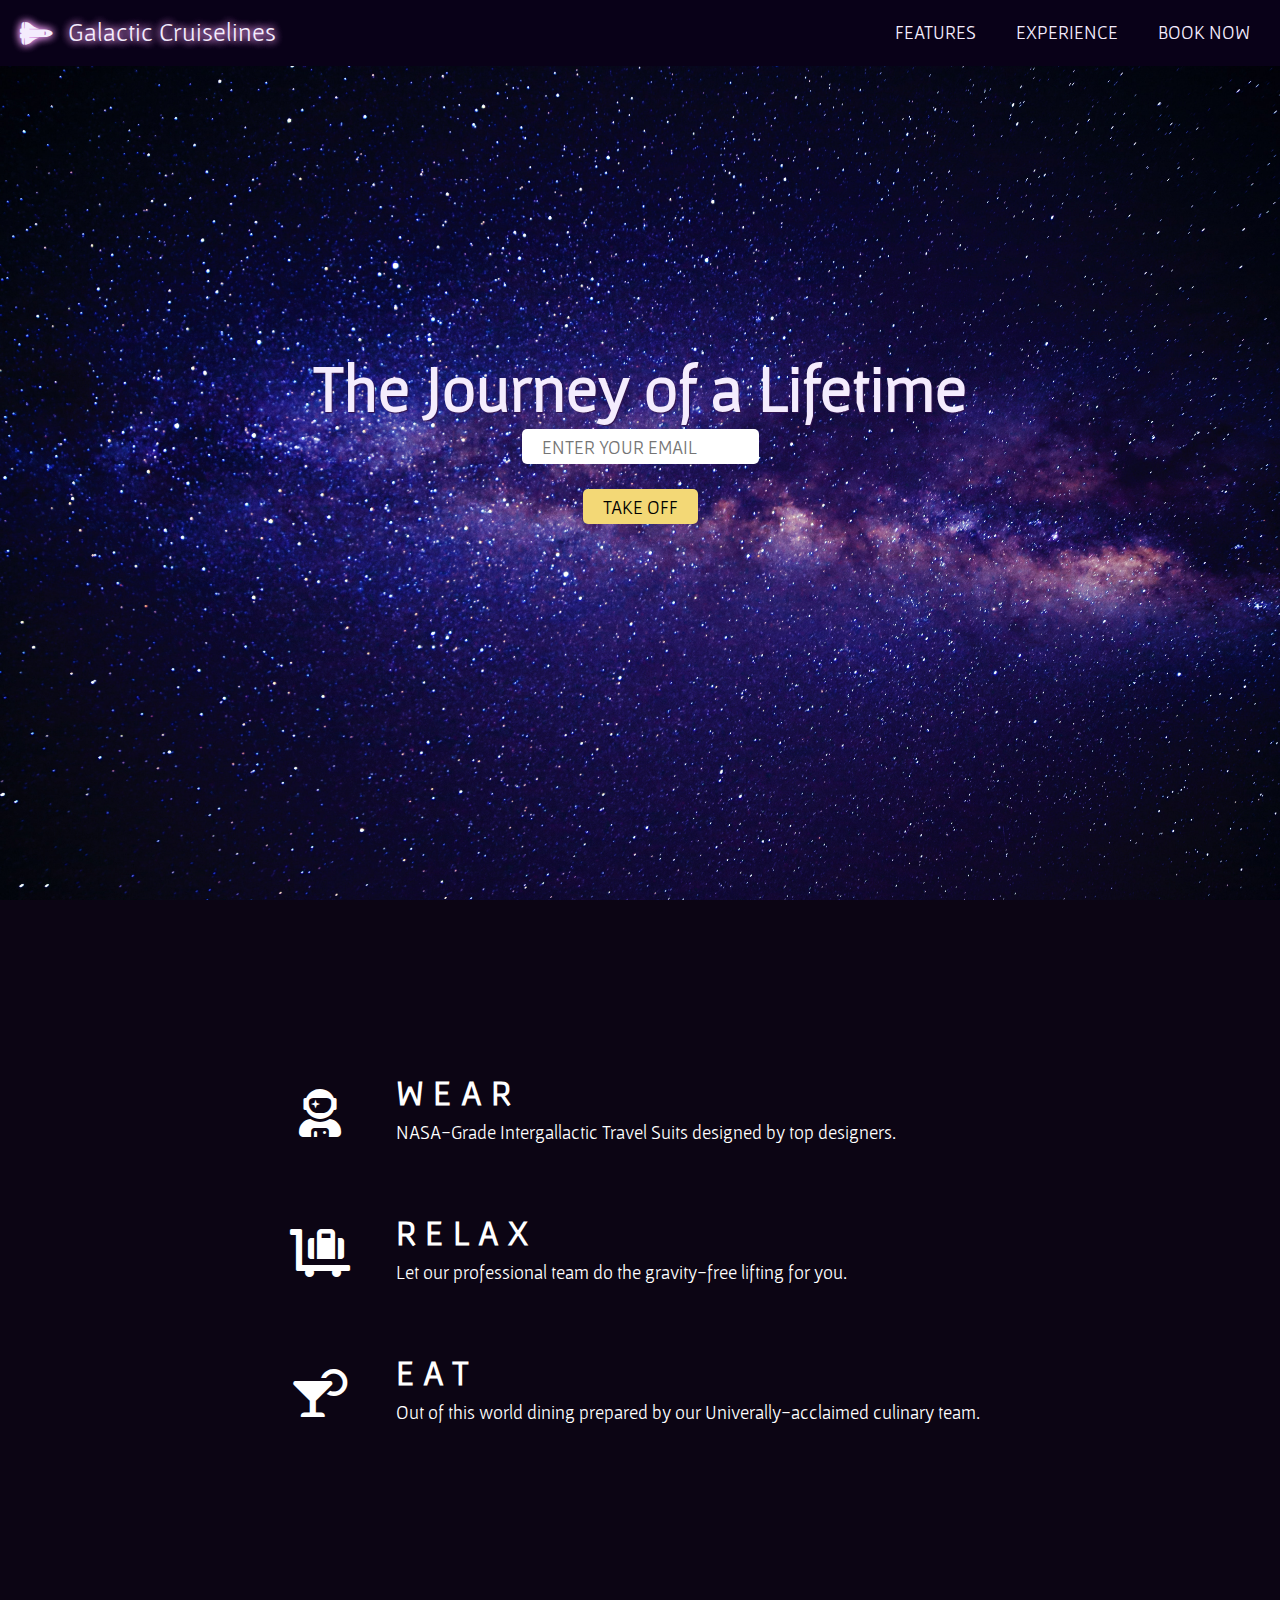
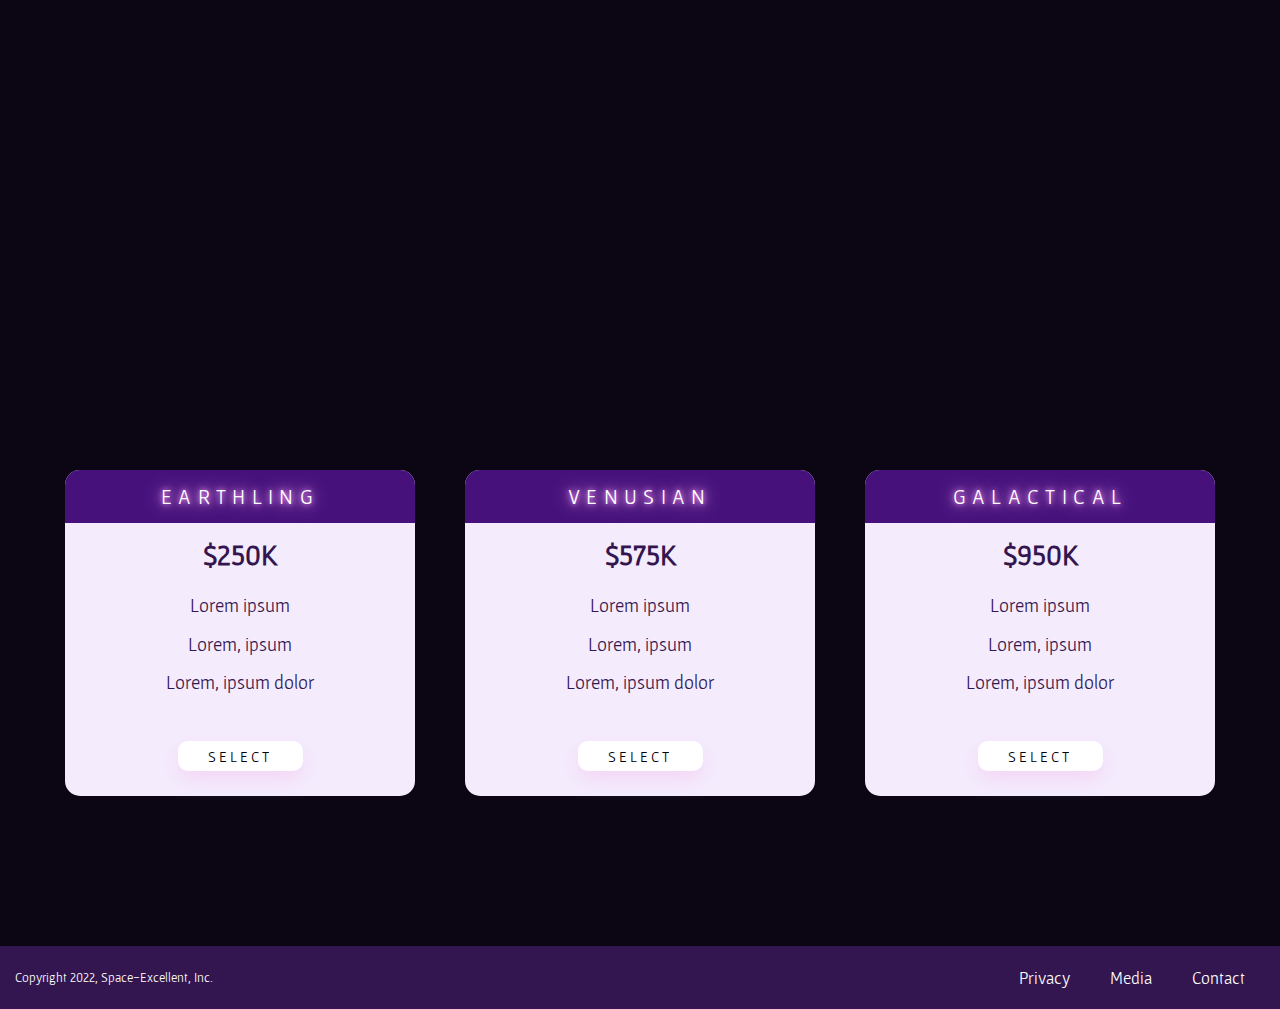
<file: index.html>
<!DOCTYPE html>
<html lang="en">
<head>
    <meta charset="UTF-8">
    <meta name="viewport" content="width=device-width, initial-scale=1.0">
    <meta http-equiv="X-UA-Compatible" content="ie=edge">
    <title>Galactic Cruiselines: Landing Page</title>

    <link rel="stylesheet" href="styles.css">
    <link rel="stylesheet" href="css/all.css"> 
    <link href="https://fonts.googleapis.com/css?family=Gafata&display=swap" rel="stylesheet">
</head>
<body>
    <div id="page-wrapper">
    
        <header>
            <div class="container">
                <nav>
                    <div class="logo">
                        <div><i id="logo" class="fas fa-space-shuttle"></i></div>
                        <div id="bus-name">Galactic Cruiselines</div>
                    </div> 
                    <button class="hamburger" id="hamburger">
                        <i class="fas fa-bars"></i>
                    </button>
                    <ul class="nav-ul" id="nav-ul">
                        <li><a class="nav-link" href="#features">Features</a></li>
                        <li><a class="nav-link" href="#experience">Experience</a></li>
                        <li><a class="nav-link" href="#pricing">Book Now</a></li>
                    </ul>
                </nav>
            </div>
        </header>

        <!-- <header id="header">
            <div class="logo">
                <div><i  id="header-img" class="fas fa-space-shuttle"></i></div>
                <div id="bus-name">Galactic Cruiselines</div>
            </div> 
            <nav id="nav-bar">
                <ul>
                    <li><a class="nav-link" href="#features">Features</a></li>
                    <li><a class="nav-link" href="#experience">Experience</a></li>
                    <li><a class="nav-link" href="#pricing">Book Now</a></li>
                </ul>
            </nav>
        </header> -->



    <section class="landing" id="landing">
        <div class="headline"><h1>The Journey of a Lifetime</h1></div>
        <div class="form"><form id="form" action="https://www.freecodecamp.com/email-submit">
            <input 
                name="email"
                type="email"
                id="email"
                placeholder="Enter your email"
                required /></div>
            <div class="btn"><input
                type="button"
                id="submit"
                value="Take Off" /></div>
        </form>
    </section>

    <div class="container"> 

    <section class="features" id="features">
        <!-- <h1 class="features-title">Features</h1> -->
        <div class="grid">
            <div class="icon"><i class="fas fa-user-astronaut"></i></div>
            <div class="feat">
                <div class="emph"><h2>Wear</h2></div>
                <div class="desc"><p>NASA-Grade Intergallactic Travel Suits designed by top designers.</p></div>
            </div>
        </div>
        <div class="grid">
            <div class="icon"><i class="fas fa-luggage-cart"></i></div>
            <div class="feat">
                <div class="emph"><h2>Relax</h2></div>
                <div class="desc"><p>Let our professional team do the gravity-free lifting for you.</p></div>
            </div>
        </div>
        <div class="grid">
            <div class="icon"><i class="fas fa-cocktail"></i></div>
            <div class="feat">
                <div class="emph"><h2>Eat</h2></div>
                <div class="desc"><p>Out of this world dining prepared by our Univerally-acclaimed culinary team.</p></div>
            </div>
        </div>      
    </section>


    <section class="experience" id="experience">
        
            <iframe id="video" height="315" 
            src="https://www.youtube.com/embed/fniq8Wuw60A" 
            frameborder="0" allow="accelerometer; autoplay; encrypted-media; gyroscope; picture-in-picture" 
            allowfullscreen></iframe>

    </section>

    <section class="pricing" id="pricing">
        <div class="product" id="earthling">
            <div class="level">Earthling</div>
            <h2>$250K</h2>
            <ol>
                <li>Lorem ipsum</li>
                <li>Lorem, ipsum</li>
                <li>Lorem, ipsum dolor</li>
            </ol>
            <button class="btn">Select</button>
        </div>

        <div class="product" id="venusian">
            <div class="level">Venusian</div>
            <h2>$575K</h2>
            <ol>
                <li>Lorem ipsum</li>
                <li>Lorem, ipsum</li>
                <li>Lorem, ipsum dolor</li>
            </ol>
            <button class="btn">Select</button>
        </div>

        <div class="product" id="galactical">
            <div class="level">Galactical</div>
            <h2>$950K</h2>
            <ol>
                <li>Lorem ipsum</li>
                <li>Lorem, ipsum</li>
                <li>Lorem, ipsum dolor</li>
            </ol>
            <button class="btn">Select</button>
        </div>
    </section>

    <footer>
        <ul>
            <li><a href="#">Privacy</a></li>
            <li><a href="#">Media</a></li>
            <li><a href="#">Contact</a></li>
        </ul>
        <span>Copyright 2022, Space-Excellent, Inc.</span>
    </footer>

    </div>
    </div>

<script src="script.js"></script>
</body>
</html>
</file>
<file: styles.css>
/* Global Elements */

* {
    margin: 0;
    padding: 0;
    box-sizing: border-box;
}

body {
    /* background-color: #300D53; */
    font-family: 'Gafata', sans-serif;
    color: #fff;
    font-size: 1.2em;
    line-height: 1.2em;
    background-color: #0C0514;
}

#page-wrapper {
    position: absolute;
    width: 100%;
}

ul {
    display: flex;
}

li {
    list-style-type: none;
}

a {
    color: #fff;
    text-decoration: none;
}

/*  */

.container {
    /* max-width: 1000px; */
    width: 100%;
    margin: 0 auto;
}



/* Navbar Styling */

header {
    position: fixed;
    margin: 0 auto;
    width: 100%;
    background-color: #090118;
    font-family: inherit;
    color: #F4ECFD;
}

header::after{
    content: '';
    display: table;
    clear: both;
}

nav {
    display: flex;
    flex-wrap: wrap;
    align-items: center;
    justify-content: space-between;
    padding: 10px;
}

.logo {
    display: flex;
    font-size: 26px;
    padding: 10px;
    color: #F4ECFD;
    text-shadow: 0 0 8px #F09DF5, 0 0 9px #F09DF5;
}

#logo {
    padding: 0 15px 0 0;
}

/* .logo {
    float: left;
    display: flex;
    font-size: 2rem;
    padding: 10px;
    color: #0C0514
}

#logo {
    padding: 0 15px 0 10px;
}

nav {
    float: right;
} */

.nav-ul {
    display: flex;
    align-items: center;
    justify-content: center;
    padding: 0;
}

.hamburger {
    background-color: transparent;
    border: 0;
    padding-right: 15px;
    display: none;
    color: #F4ECFD;
    font-size: 24px;
    cursor: pointer;
}

.hamburger:focus {
    outline: none;
}

.nav-ul li {
    position: relative;
}

/* 
nav li {
    display: inline-block;
    margin-left: 35px;
    margin-right: 35px;
    padding-top: 20px;
    position: relative;
} */

.nav-link {
    display: inline-block;
    color: #F4ECFD;
    text-transform: uppercase;
    padding: 10px 20px;
}

.nav-link:hover {
    color: #F4ECFD;
    font-weight: 400;
    text-shadow: 1px 1px 1px #F3D5F5;
}

.nav-link::before {
    content: '';
    display: block;
    height: 2.5px;
    background-color: #F4ECFD;
    box-shadow: 0 0 10px #F09DF5, 0 0 20px #F09DF5, 0 0 30px #F3C0F6, 
    0 0 40px #F3D5F5, 0 0 50px #F2DBF4;

    /* text-shadow: 0 0 20px #EE80F3, 0 0 30px #F09DF5, 0 0 40px #F09DF5, 
        0 0 50px #F3C0F6, 0 0 60px #F3D5F5, 0 0 70px #F2DBF4; */

    position: absolute;
    top: 5px;
    width: 0%;
    transition: all ease-in-out 250ms;
}

.nav-link:hover::before {
    width: 70%;
}

/* at 830px nav links drop down to 2nd row */
/* at 490px nav links collapse */

@media (max-width: 830px) {
    .nav-ul {
        display: none;
        flex-direction: column;
        width: 100%;
    }

    .nav-ul.show {
        display: flex;
    }

    .hamburger {
        display: block;
    }
}

/* Landing Section */

.landing {
    display: flex;
    flex-direction: column;
    align-items: center;
    justify-content: center;
    height: 100vh;
    width: 100%;

    background-image: url("img/galaxia.jpg");
    background-position: center center;
    background-repeat: no-repeat;
    background-attachment: fixed;
    background-size: cover;

    background-color: #0C0514;
}

.headline {
    margin-bottom: 30px;
    color: #F4ECFD;
    font-size: 1.7em;
    text-shadow: 1.2px 1.2px .8px #33164F;
}

.landing input[type="email"] {
    padding: 0 20px;
    height: 35px;
    font-family: inherit;
    font-size: 1em;
    text-transform: uppercase;
    border: none;
    border-radius: 5px;
}

.landing input[type="button"] {
    margin-top: 25px;
    padding: 0 20px;
    height: 35px;
    font-family: inherit;
    font-size: 1em;
    font-weight: 500;
    text-transform: uppercase;
    background-color: #F3D876;
    border: 0px;
    border-radius: 5px;
    cursor: pointer;
}

.landing input[type="button"]:hover {
    background-color: #D4A806;
    transition: background-color 1s;
}

@media (max-width: 520px) {
    .headline {
        font-size: 1.4em;
    }
}

@media (max-width: 410px) {
    .headline {
        font-size: 1.1em;
    }
}

/* features */

.features {
    margin: 150px auto;
    width: 65%;
}

.grid {
    display: flex;
    flex-direction: row;
    margin: 15px 0;
    justify-content: center;
}

.features .icon {
    display: flex;
    justify-content: center;
    align-items: center;
    height: 125px;
    width: 20vw;
    padding-left: 20px;
    font-size: 2.5em;
    /* glow effect */
    -webkit-animation: glow 1s ease-in-out infinite alternate;

}

/* glow effect */
@-webkit-keyframes glow {
    from {
        text-shadow: 0 0 10px #47117C, 0 0 20px #7028B8, 0 0 30px #7C30C9, 
        0 0 40px #DFBCF5, 0 0 50px #EDDCF8;
    }

    to {
        text-shadow: 0 0 20px #EE80F3, 0 0 30px #F09DF5, 0 0 40px #F09DF5, 
        0 0 50px #F3C0F6, 0 0 60px #F3D5F5, 0 0 70px #F2DBF4;
    }
}

.features .feat {
    display: flex;
    flex-direction: column;
    justify-content: center;
    height: 125px;
    width: 80vw;
}

.features .emph {
    font-size: 1.2em;
    text-transform: uppercase;
    letter-spacing: .4em;
}

.features .desc {
    padding-top: 16px;
}

@media (max-width: 760px) {
    .features .icon {
        display: none;
    }
}

@media (max-width: 760px){
    .features .feat {
        width: 100%;
        text-align: center;
    }
}

/* video */

.experience {
    margin: 150px auto;
    display: flex;
    justify-content: center;
}

.experience > iframe {
    max-width: 560px;
    width: 100%;
}

/* Pricing / Cards */

.pricing {
    display: flex;
    flex-direction: row;
    justify-content: center;
    width: 100%;
    margin: 150px 0px;
}

.pricing .product {
    display: flex;
    flex-direction: column;
    text-align: center;
    color: #33164F;
    max-width: 350px;
    width: 33%;
    margin: 0 25px;
    background-color: #F4ECFD;
    border: 0px;
    border-radius: 15px;

}

.level {
    background-color: #47117C;
    border-radius: 15px 15px 0 0;
    width: 100%;
    padding: 15px 0;
    font-size: 1.1em;
    text-transform: uppercase;
    letter-spacing: 0.3em;
    color: white;
    text-shadow: 0 0 5px #EE80F3, 0 0 10px #F09DF5, 0 0 20px #F3D5F5;

}

.product > h2 {
    margin-top: 20px;
}

.product > ol {
    margin: 20px 0 15px 0;
    line-height: 2em;
}

.product > .btn {
    width: 125px;
    height: 30px;
    align-self: center;
    margin: 25px 0;
    font-family: inherit;
    font-size: 0.8em;
    letter-spacing: .2em;
    text-transform: uppercase;
    background-color: white;
    border: 0px;
    border-radius: 10px;
    box-shadow:  0 8px 20px #F3D5F5;
    cursor: pointer;
    transition: transform 300ms;
}

.product .btn:hover {
    background-color: #47117C;
    color: white;
    box-shadow: 0 15px 30px #7C30C9;
    transform: translateY(-7px);
}

@media (max-width: 800px){
    .pricing {
        flex-direction: column;
        justify-content: center;
        align-items: center;
    }
    .pricing .product {
        width: 70%;
        max-width: 450px;
        margin: 35px 0;
    }
}

/* Footer */

footer {
    background-color: #33164F;
    padding: 20px 15px;
    display: flex;
    flex-direction: row-reverse;
    justify-content: space-between;
}

@media (max-width: 400px) {
    footer {
        flex-direction: column;
        align-items: center;
    }
}

footer > ul {
    display: flex;
    flex-direction: row;
    font-size: 0.9em;
}

footer > ul > li {
    padding: 0 20px;
}

footer > ul > li > a:hover {
    text-shadow: 0 0 5px #F3D5F5;
}

footer > span {
    font-size: 0.7em;
}
</file>
